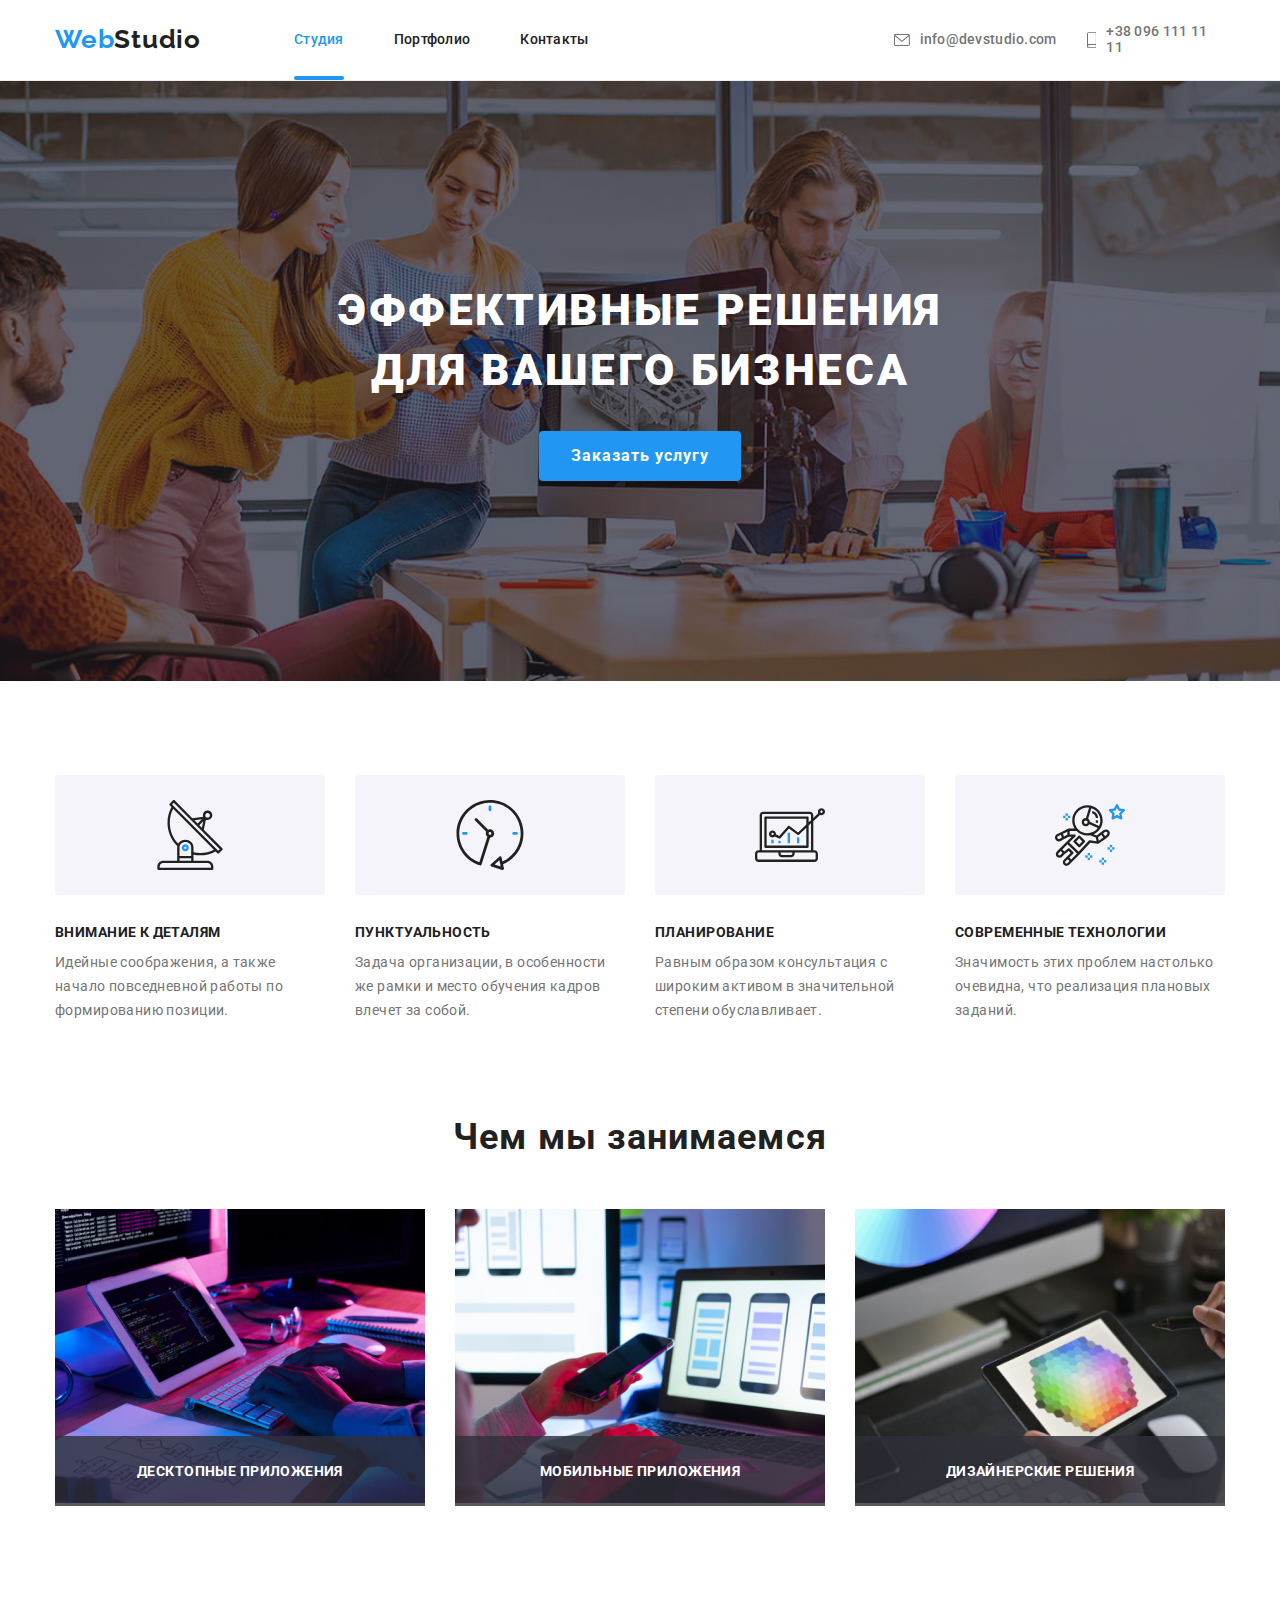
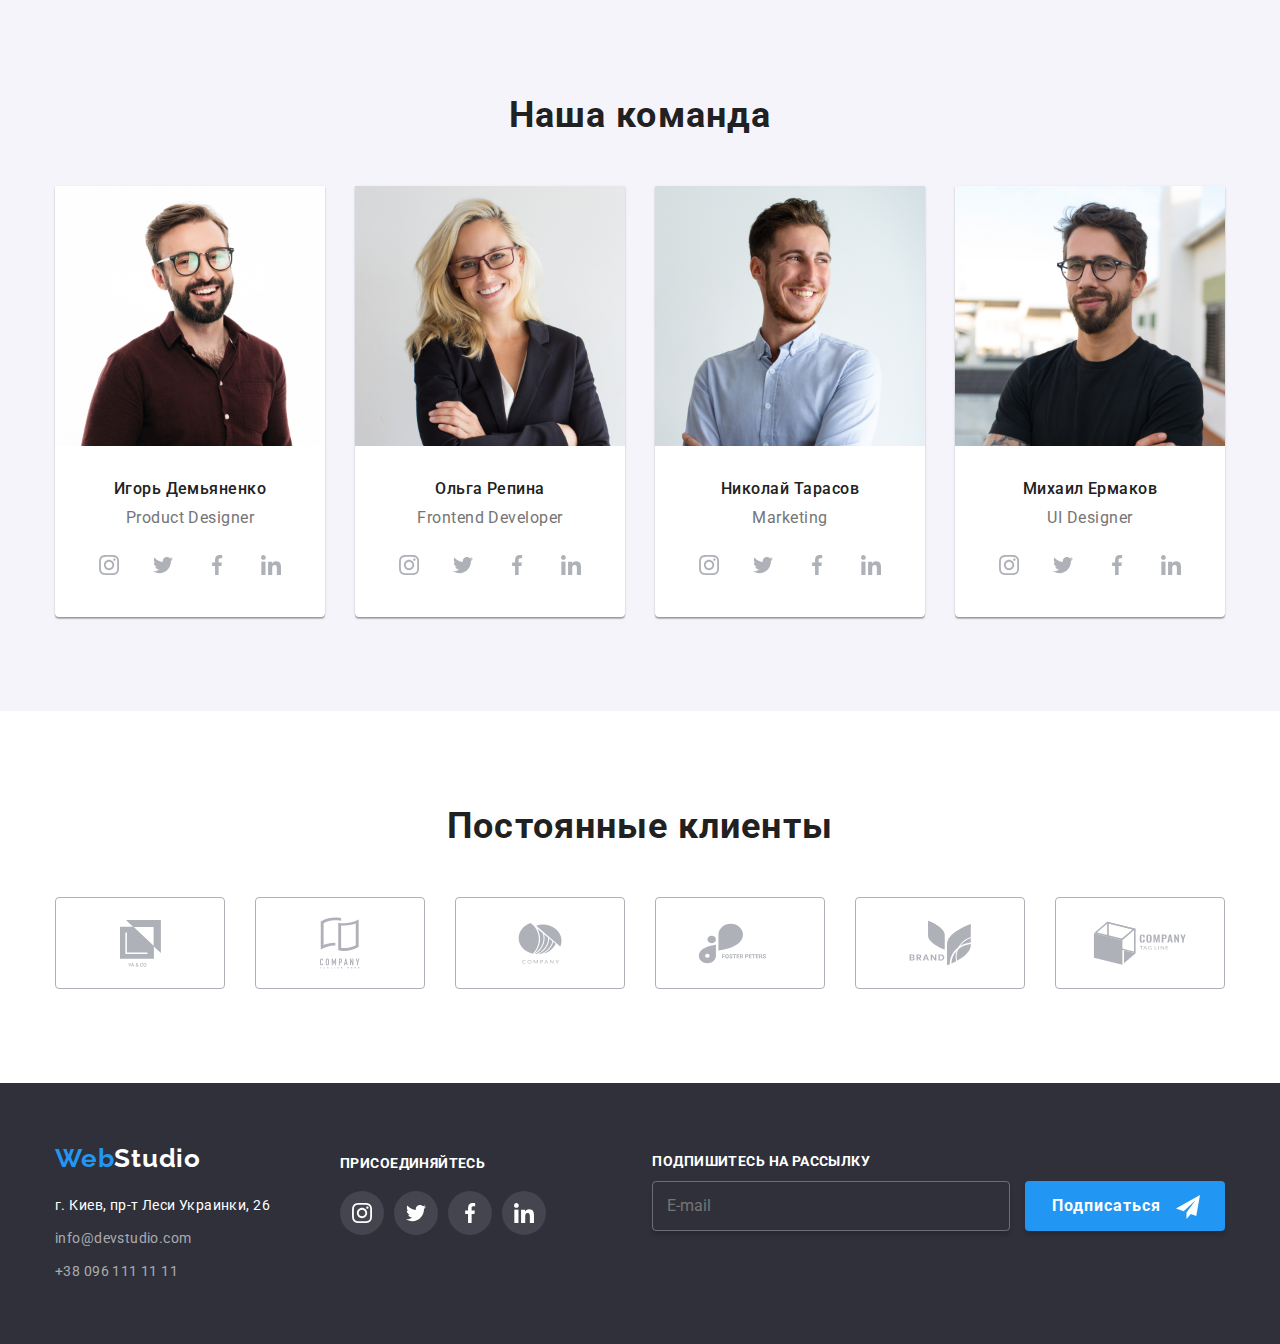
<file: index.html>
<!DOCTYPE html>
<html lang="ru">
  <head>
    <meta charset="UTF-8" />
    <meta http-equiv="X-UA-Compatible" content="IE=edge" />
    <meta name="viewport" content="width=device-width, initial-scale=1.0" />
    <title>Webstudio</title>
    <link
      href="https://fonts.googleapis.com/css2?family=Raleway:wght@700&family=Roboto:wght@400;500;700;900&display=swap"
      rel="stylesheet"
    />
    <link
      rel="stylesheet"
      href="https://cdnjs.cloudflare.com/ajax/libs/modern-normalize/1.1.0/modern-normalize.css"
    />
    <link rel="stylesheet" href="css/styles.css" />
  </head>
  <body class="page">
    <header class="header">
      <div class="container">
        <div class="nav-container">
          <a href="#hero" class="logo" lang="en"
            ><span class="design-logo">Web</span>Studio</a
          >
          <nav class="navigation">
            <ul class="navigation-items list">
              <li class="nav-item">
                <a href="#hero" class="navigation-link current contactinfo"
                  >Студия</a
                >
              </li>
              <li class="nav-item">
                <a href="./portfolio.html" class="navigation-link contactinfo"
                  >Портфолио</a
                >
              </li>
              <li class="nav-item">
                <a href="#contacts" class="navigation-link contactinfo"
                  >Контакты</a
                >
              </li>
            </ul>
          </nav>
          <ul class="contact list">
            <li class="contact-item">
              <a
                href="mailto:info@devstudio.com"
                class="contactmail contactinfo"
              >
                <svg class="contact-icon" width="16px" height="12px">
                  <use href="images/icons.svg#icon-envelope"></use>
                </svg>
                info@devstudio.com</a
              >
            </li>
            <li class="contact-item">
              <a href="tel:+380961111111" class="contactphone contactinfo">
                <svg class="contact-icon" width="10px" height="16px">
                  <use href="images/icons.svg#icon-smartphone"></use>
                </svg>
                +38 096 111 11 11</a
              >
            </li>
          </ul>
        </div>
      </div>
    </header>
    <!--Герой-->
    <main>
      <section class="hero">
        <h1 class="hero-title">Эффективные решения для вашего бизнеса</h1>
        <button type="button" class="btn" data-modal-open>
          Заказать услугу
        </button>
      </section>
      <!--Преимущества-->
      <section class="section benefits">
        <div class="container">
          <h2 hidden>Преимущества</h2>
          <ul class="ourbenefits list">
            <li class="benefits-items">
              <div class="benefits-icon">
                <svg class="antenna-icon" width="70px" height="70px">
                  <use href="images/icons.svg#icon-antenna"></use>
                </svg>
              </div>
              <h3 class="benefits-subtitle">Внимание к деталям</h3>
              <p class="benefits-text">
                Идейные соображения, а также начало повседневной работы по
                формированию позиции.
              </p>
            </li>
            <li class="benefits-items">
              <div class="benefits-icon">
                <svg class="clock-icon" width="70px" height="70px">
                  <use href="./images/icons.svg#icon-clock"></use>
                </svg>
              </div>
              <h3 class="benefits-subtitle">Пунктуальность</h3>
              <p class="benefits-text">
                Задача организации, в особенности же рамки и место обучения
                кадров влечет за собой.
              </p>
            </li>
            <li class="benefits-items">
              <div class="benefits-icon">
                <svg class="diagram-icon" width="70px" height="70px">
                  <use href="./images/icons.svg#icon-diagram"></use>
                </svg>
              </div>
              <h3 class="benefits-subtitle">Планирование</h3>
              <p class="benefits-text">
                Равным образом консультация с широким активом в значительной
                степени обуславливает.
              </p>
            </li>
            <li class="benefits-items">
              <div class="benefits-icon">
                <svg class="astronaut-icon" width="70px" height="70px">
                  <use href="./images/icons.svg#icon-astronaut"></use>
                </svg>
              </div>
              <h3 class="benefits-subtitle">Современные технологии</h3>
              <p class="benefits-text">
                Значимость этих проблем настолько очевидна, что реализация
                плановых заданий.
              </p>
            </li>
          </ul>
        </div>
      </section>
      <!--Чем мы занимаемся-->
      <section class="about-us section">
        <div class="container">
          <h2 class="section-title">Чем мы занимаемся</h2>
          <ul class="aboutusgallery list">
            <li class="about-us-item">
              <img
                src="images/boxone.jpg"
                alt="вёрстка сайта"
                width="370"
                class="about-us-img"
              />
              <div class="about-us-fon">
                <h3 class="about-us-title">Десктопные приложения</h3>
              </div>
            </li>
            <li class="about-us-item">
              <img
                src="images/boxtwo.jpg"
                alt="дизайн"
                width="370"
                class="about-us-img"
              />
              <div class="about-us-fon">
                <h3 class="about-us-title">Мобильные приложения</h3>
              </div>
            </li>
            <li class="about-us-item">
              <img
                src="images/boxthree.jpg"
                alt="внешний вид"
                width="370"
                class="about-us-img"
              />
              <div class="about-us-fon">
                <h3 class="about-us-title">Дизайнерские решения</h3>
              </div>
            </li>
          </ul>
        </div>
      </section>
      <!--Команда-->
      <section class="section team">
        <div class="container">
          <h2 class="team-title">Наша команда</h2>
          <ul class="team-gallery list">
            <li class="team-item">
              <img
                src="images/ИгорьДемьяненко.jpg"
                alt="Игорь Демьяненко"
                width="270"
                height="260"
                class="employee-img"
              />
              <div class="info-team">
                <h3 class="name-employee">Игорь Демьяненко</h3>
                <p class="profession" lang="en">Product Designer</p>
                <ul class="social list">
                  <li class="social-item">
                    <a href="/" class="instagram social-link">
                      <svg
                        class="instagram-icon social-team"
                        width="20"
                        height="20"
                      >
                        <use href="./images/icons.svg#icon-instagram"></use>
                      </svg>
                    </a>
                  </li>
                  <li class="social-item">
                    <a href="/" class="twitter social-link">
                      <svg
                        class="twitter-icon social-team"
                        width="20"
                        height="20"
                      >
                        <use href="./images/icons.svg#icon-twitter"></use>
                      </svg>
                    </a>
                  </li>
                  <li class="social-item">
                    <a href="/" class="facebook social-link">
                      <svg
                        class="facebook-icon social-team"
                        width="20"
                        height="20"
                      >
                        <use href="./images/icons.svg#icon-facebook"></use>
                      </svg>
                    </a>
                  </li>
                  <li class="social-item">
                    <a
                      href="/"
                      class="linkedin social-link"
                      width="20"
                      height="20"
                    >
                      <svg
                        class="linkedin-icon social-team"
                        width="20"
                        height="20"
                      >
                        <use href="./images/icons.svg#icon-linkedin"></use>
                      </svg>
                    </a>
                  </li>
                </ul>
              </div>
            </li>
            <li class="team-item">
              <img
                src="images/ОльгаРепина.jpg"
                alt="Ольга Репина"
                width="270"
                height="260"
                class="employee-img"
              />
              <div class="info-team">
                <h3 class="name-employee">Ольга Репина</h3>
                <p class="profession" lang="en">Frontend Developer</p>
                <ul class="social list">
                  <li class="social-item">
                    <a href="/" class="instagram social-link">
                      <svg
                        class="instagram-icon social-team"
                        width="20"
                        height="20"
                      >
                        <use href="./images/icons.svg#icon-instagram"></use>
                      </svg>
                    </a>
                  </li>
                  <li class="social-item">
                    <a href="/" class="twitter social-link">
                      <svg
                        class="twitter-icon social-team"
                        width="20"
                        height="20"
                      >
                        <use href="./images/icons.svg#icon-twitter"></use>
                      </svg>
                    </a>
                  </li>
                  <li class="social-item">
                    <a href="/" class="facebook social-link">
                      <svg
                        class="facebook-icon social-team"
                        width="20"
                        height="20"
                      >
                        <use href="./images/icons.svg#icon-facebook"></use>
                      </svg>
                    </a>
                  </li>
                  <li class="social-item">
                    <a
                      href="/"
                      class="linkedin social-link"
                      width="20"
                      height="20"
                    >
                      <svg
                        class="linkedin-icon social-team"
                        width="20"
                        height="20"
                      >
                        <use href="./images/icons.svg#icon-linkedin"></use>
                      </svg>
                    </a>
                  </li>
                </ul>
              </div>
            </li>
            <li class="team-item">
              <img
                src="images/НиколайТарасов.jpg"
                alt="Николай Тарасов"
                width="270"
                height="260"
                class="employee-img"
              />
              <div class="info-team">
                <h3 class="name-employee">Николай Тарасов</h3>
                <p class="profession" lang="en">Marketing</p>
                <ul class="social list">
                  <li class="social-item">
                    <a href="/" class="instagram social-link">
                      <svg
                        class="instagram-icon social-team"
                        width="20"
                        height="20"
                      >
                        <use href="./images/icons.svg#icon-instagram"></use>
                      </svg>
                    </a>
                  </li>
                  <li class="social-item">
                    <a href="/" class="twitter social-link">
                      <svg
                        class="twitter-icon social-team"
                        width="20"
                        height="20"
                      >
                        <use href="./images/icons.svg#icon-twitter"></use>
                      </svg>
                    </a>
                  </li>
                  <li class="social-item">
                    <a href="/" class="facebook social-link">
                      <svg
                        class="facebook-icon social-team"
                        width="20"
                        height="20"
                      >
                        <use href="./images/icons.svg#icon-facebook"></use>
                      </svg>
                    </a>
                  </li>
                  <li class="social-item">
                    <a
                      href="/"
                      class="linkedin social-link"
                      width="20"
                      height="20"
                    >
                      <svg
                        class="linkedin-icon social-team"
                        width="20"
                        height="20"
                      >
                        <use href="./images/icons.svg#icon-linkedin"></use>
                      </svg>
                    </a>
                  </li>
                </ul>
              </div>
            </li>
            <li class="team-item">
              <img
                src="images/МихаилЕрмаков.jpg"
                alt="Михаил Ермаков"
                width="270"
                height="260"
                class="employee-img"
              />
              <div class="info-team">
                <h3 class="name-employee">Михаил Ермаков</h3>
                <p class="profession" lang="en">UI Designer</p>
                <ul class="social list">
                  <li class="social-item">
                    <a href="/" class="instagram social-link">
                      <svg
                        class="social-icon social-team"
                        width="20"
                        height="20"
                      >
                        <use href="./images/icons.svg#icon-instagram"></use>
                      </svg>
                    </a>
                  </li>
                  <li class="social-item">
                    <a href="/" class="twitter social-link">
                      <svg
                        class="social-icon social-team"
                        width="20"
                        height="20"
                      >
                        <use href="./images/icons.svg#icon-twitter"></use>
                      </svg>
                    </a>
                  </li>
                  <li class="social-item">
                    <a href="/" class="facebook social-link">
                      <svg
                        class="social-icon social-team"
                        width="20"
                        height="20"
                      >
                        <use href="./images/icons.svg#icon-facebook"></use>
                      </svg>
                    </a>
                  </li>
                  <li class="social-item">
                    <a
                      href="/"
                      class="linkedin social-link"
                      width="20"
                      height="20"
                    >
                      <svg
                        class="social-icon social-team"
                        width="20"
                        height="20"
                      >
                        <use href="./images/icons.svg#icon-linkedin"></use>
                      </svg>
                    </a>
                  </li>
                </ul>
              </div>
            </li>
          </ul>
        </div>
      </section>
      <!--Постоянные клиенты-->

      <section class="clients section">
        <div class="container">
          <h2 class="clients-title">Постоянные клиенты</h2>
          <ul class="clients list">
            <li class="clients-item">
              <a href="/" class="clients-link">
                <svg class="clients-icon" width="41" height="47">
                  <use href="images/icons.svg#icon-client1"></use>
                </svg>
              </a>
            </li>
            <li class="clients-item">
              <a href="/" class="clients-link">
                <svg class="clients-icon" width="40" height="52">
                  <use href="images/icons.svg#icon-client2"></use>
                </svg>
              </a>
            </li>
            <li class="clients-item">
              <a href="/" class="clients-link">
                <svg class="clients-icon" width="44" height="42">
                  <use href="images/icons.svg#icon-client3"></use>
                </svg>
              </a>
            </li>
            <li class="clients-item">
              <a href="/" class="clients-link">
                <svg class="clients-icon" width="85" height="41">
                  <use href="images/icons.svg#icon-client4"></use>
                </svg>
              </a>
            </li>
            <li class="clients-item">
              <a href="/" class="clients-link">
                <svg class="clients-icon" width="63" height="46">
                  <use href="images/icons.svg#icon-client5"></use>
                </svg>
              </a>
            </li>
            <li class="clients-item">
              <a href="/" class="clients-link">
                <svg class="clients-icon" width="94" height="44">
                  <use href="images/icons.svg#icon-client6"></use>
                </svg>
              </a>
            </li>
          </ul>
        </div>
      </section>
    </main>
    <!--Футер-->
    <footer class="footer" id="contacts">
      <div class="footer-box container">
        <div class="contacts-container">
          <div>
            <a href="index.html" class="footer-logo"
              ><span class="design-logo">Web</span>Studio</a
            >

            <address class="address">
              <ul class="address list">
                <li class="address-item">
                  <a
                    href="https://goo.gl/maps/Xapj2XdSEi7QhpYCA"
                    class="addresslink-footer contactinfo"
                    >г. Киев, пр-т Леси Украинки, 26
                  </a>
                </li>
                <li class="address-item">
                  <a
                    href="emailto:info@devstudio.com"
                    class="mail-footer contactinfo"
                    >info@devstudio.com</a
                  >
                </li>
                <li class="address-item">
                  <a href="tel:+380961111111" class="phone-footer contactinfo"
                    >+38 096 111 11 11</a
                  >
                </li>
              </ul>
            </address>
          </div>

          <div class="join-container">
            <p class="join-text">Присоединяйтесь</p>

            <ul class="footer-social list">
              <li class="footer-social-items">
                <a href="/" class="footer-social-link">
                  <svg class="footer-instagram" width="20" height="20">
                    <use href="images/icons.svg#icon-instagram"></use>
                  </svg>
                </a>
              </li>
              <li class="footer-social-items">
                <a href="/" class="footer-social-link">
                  <svg class="footer-twitter" width="20" height="20">
                    <use href="images/icons.svg#icon-twitter"></use>
                  </svg>
                </a>
              </li>
              <li class="footer-social-items">
                <a href="/" class="footer-social-link">
                  <svg class="footer-facebook" width="20" height="20">
                    <use href="images/icons.svg#icon-facebook"></use>
                  </svg>
                </a>
              </li>
              <li class="footer-social-items">
                <a href="/" class="footer-social-link">
                  <svg class="footer-linkedin" width="20" height="20">
                    <use href="images/icons.svg#icon-linkedin"></use>
                  </svg>
                </a>
              </li>
            </ul>
          </div>
        </div>
        <!--Подписка-->
        <div class="input">
          <p class="input-text">Подпишитесь на рассылку</p>
          <form action="" class="form">
            <input type="email" name="mail" placeholder="E-mail" />
            <button class="input-btn" type="submit">
              Подписаться
              <svg class="input-icon" width="24" height="24">
                <use href="./images/icons.svg#icon-icon-send"></use>
              </svg>
            </button>
          </form>
        </div>
      </div>
    </footer>
    <!--Модалка-->
    <div class="backdrop is-hidden" data-modal>
      <div class="modal">
        <h2 class="modal-title">Оставьте свои данные, мы вам перезвоним</h2>
        <form class="form" name="main-form" autocomplete="on">
          <div class="form-field">
            <label class="form-field-label" for="user-name">Имя</label>
            <div class="form-field-inner">
              <input
                class="form-field-input"
                id="user-name"
                type="text"
                name="user-name"
              />
              <svg class="form-field-icon" width="18px" height="18px">
                <use href="images/icons.svg#icon-person"></use>
              </svg>
            </div>
          </div>
          <div class="form-field">
            <label class="form-field-label" for="user-phone">Телефон</label>
            <div class="form-field-inner">
              <input
                class="form-field-input"
                id="user-phone"
                type="tel"
                name="user-phone"
              />
              <svg class="form-field-icon" width="18px" height="18px">
                <use href="images/icons.svg#icon-phone"></use>
              </svg>
            </div>
          </div>
          <div class="form-field">
            <label class="form-field-label" for="user-email">Почта</label>
            <div class="form-field-inner">
              <input
                class="form-field-input"
                id="user-email"
                type="email"
                name="user-email"
              />
              <svg class="form-field-icon" width="18px" height="18px">
                <use href="images/icons.svg#icon-email"></use>
              </svg>
            </div>
          </div>
          <div class="form-field">
            <label class="form-field-label" for="user-comment"
              >Комментарий</label
            >
            <div class="form-field-inner">
              <textarea
                class="form-field-input form-field-textarea"
                name="user-comment"
                id="user-comment"
                placeholder="Введите текст"
              ></textarea>
            </div>
          </div>
          <div class="form-field-check">
            <label class="check">
              <input class="checkbox-input" type="checkbox" name="checkbox" />
              <span class="check-box"> </span>
              <span class="check-text"
                >Соглашаюсь с рассылкой и принимаю &nbsp;
              </span>
              <a class="check-link" href="/Условия договора.md"
                >Условия договора</a
              >
            </label>
          </div>
          <button class="form-field-button" type="submit">Отправить</button>
        </form>

        <button class="close-modal" data-modal-close>
          <svg class="close-modal-svg" width="30" height="30">
            <use href="./images/icons.svg#icon-close "></use>
          </svg>
        </button>
      </div>
    </div>
    <script src="./modal.js"></script>
  </body>
</html>
</file>
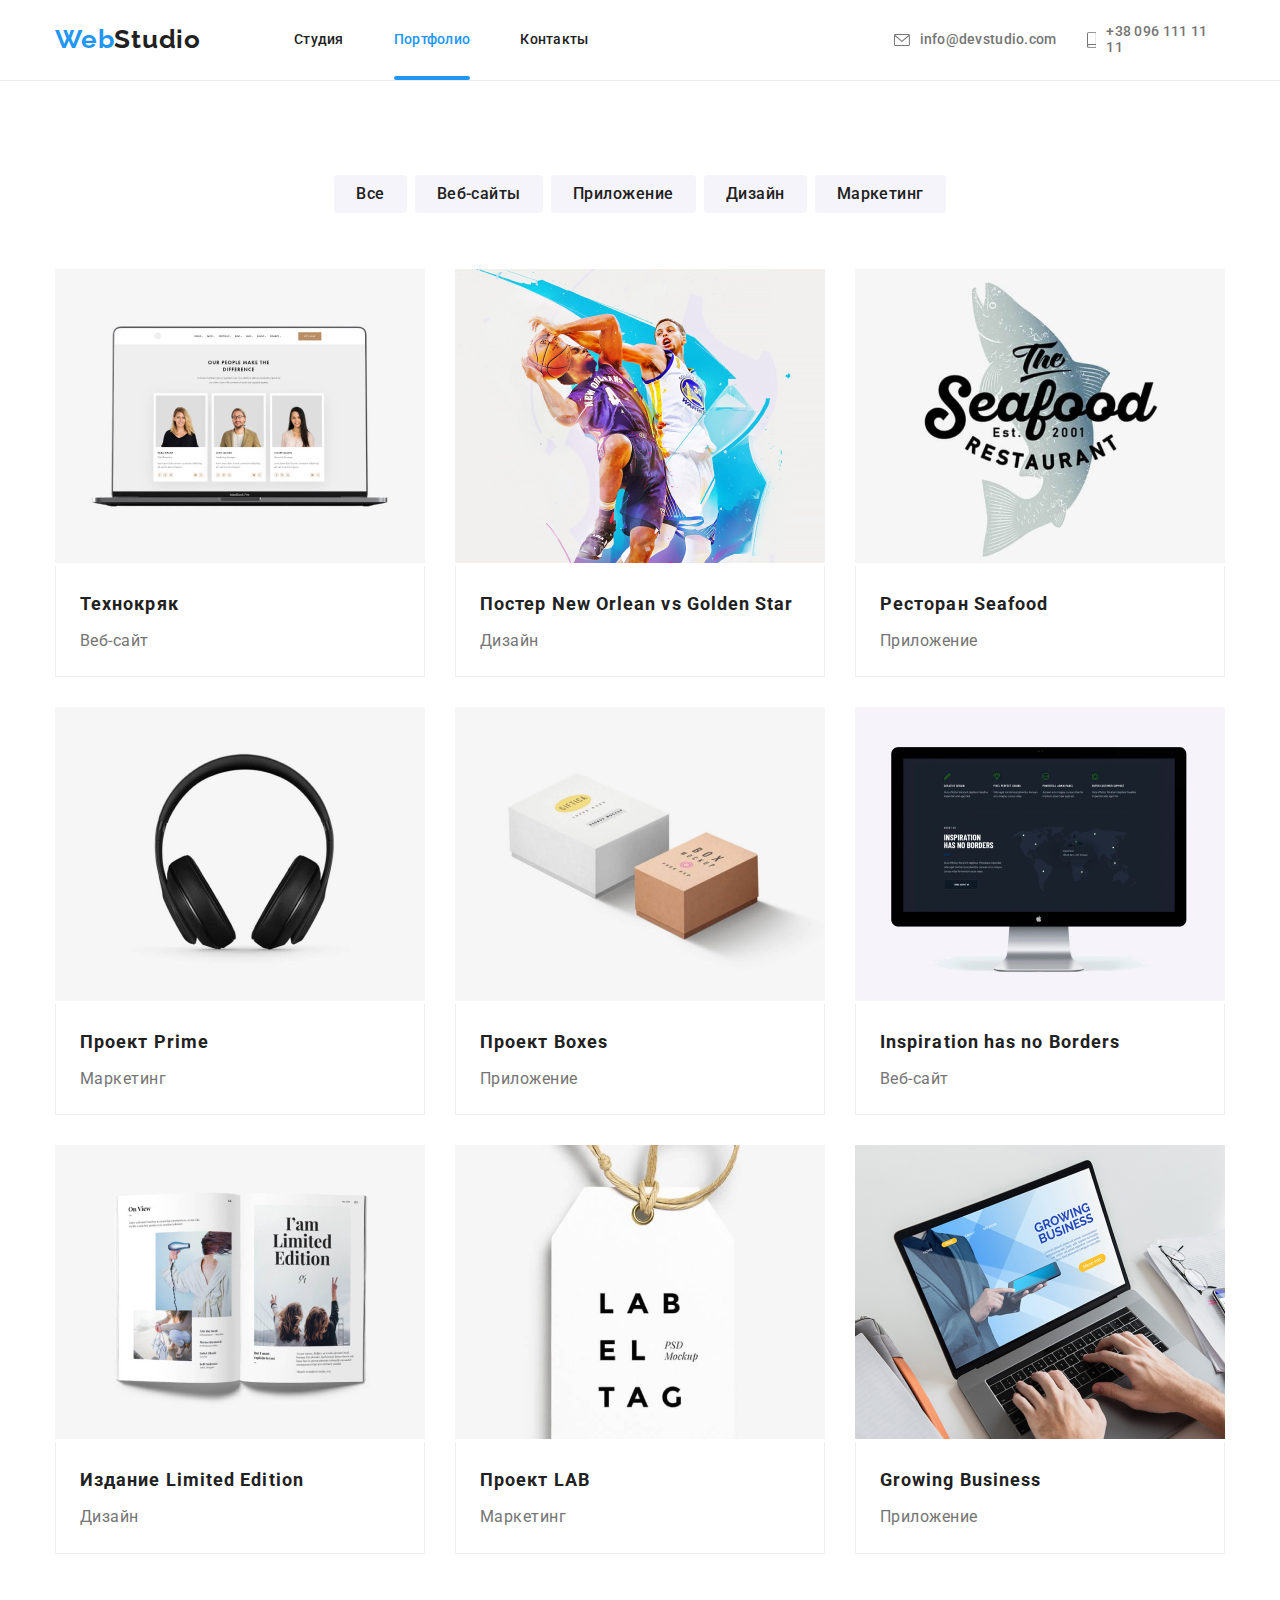
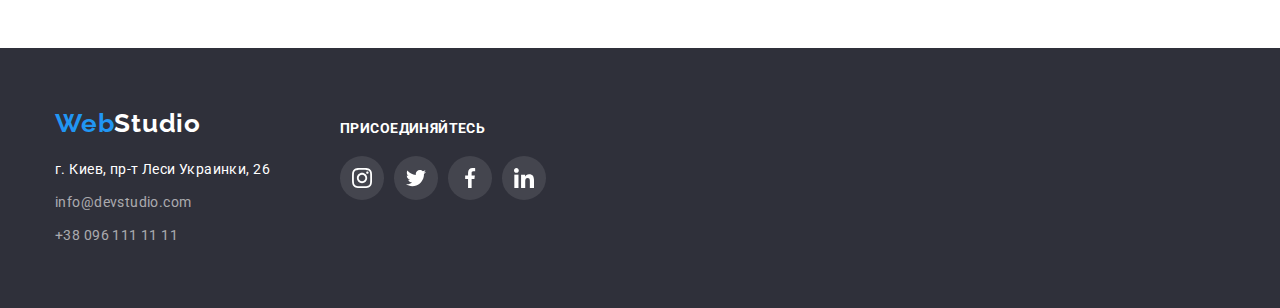
<file: portfolio.html>
<!DOCTYPE html>
<html lang="ru">
  <head>
    <meta charset="UTF-8" />
    <meta http-equiv="X-UA-Compatible" content="IE=edge" />
    <meta name="viewport" content="width=device-width, initial-scale=1.0" />
    <title>portfolio</title>
    <link
      href="https://fonts.googleapis.com/css2?family=Raleway:wght@700&family=Roboto:wght@400;500;700;900&display=swap"
      rel="stylesheet"
    />
    <link
      rel="stylesheet"
      href="https://cdnjs.cloudflare.com/ajax/libs/modern-normalize/1.1.0/modern-normalize.css"
    />
    <link
      rel="stylesheet"
      href="https://cdnjs.cloudflare.com/ajax/libs/modern-normalize/1.1.0/modern-normalize.css"
    />
    <link rel="stylesheet" href="css/styles.css" />
  </head>
  <body class="pageportfolio">
    <!--Шапка сайта-->
    <header class="header">
      <div class="container">
        <div class="nav-container">
          <a href="/index.html" class="logo"
            ><span class="design-logo">Web</span>Studio</a
          >
          <nav class="navigation">
            <ul class="navigation-items list">
              <li class="nav-item">
                <a href="./index.html" class="navigation-link contactinfo"
                  >Студия</a
                >
              </li>
              <li class="nav-item">
                <a
                  href="./portfolio.html"
                  class="navigation-link current contactinfo"
                  >Портфолио</a
                >
              </li>
              <li class="nav-item">
                <a href="#contacts" class="navigation-link contactinfo"
                  >Контакты</a
                >
              </li>
            </ul>
          </nav>
          <ul class="contact list">
            <li class="contact-item">
              <a
                href="mailto:info@devstudio.com"
                class="contactmail contactinfo"
                ><svg class="contact-icon" width="16px" height="12px">
                  <use href="images/icons.svg#icon-envelope"></use>
                </svg>
                info@devstudio.com</a
              >
            </li>
            <li class="contact-item">
              <a href="tel:+380961111111" class="contactphone contactinfo"
                ><svg class="contact-icon" width="10px" height="16px">
                  <use href="images/icons.svg#icon-smartphone"></use>
                </svg>
                +38 096 111 11 11</a
              >
            </li>
          </ul>
        </div>
      </div>
    </header>

    <!--Герой-->

    <main>
      <section class="porfolio-main section">
        <div class="container">
          <h1 hidden>Портфолио</h1>
          <ul class="filter-button list">
            <li class="button-item">
              <button class="button-portfolio" type="button">Все</button>
            </li>
            <li class="button-item">
              <button class="button-portfolio" type="button">Веб-сайты</button>
            </li>
            <li class="button-item">
              <button class="button-portfolio" type="button">Приложение</button>
            </li>
            <li class="button-item">
              <button class="button-portfolio" type="button">Дизайн</button>
            </li>
            <li class="button-item">
              <button class="button-portfolio" type="button">Маркетинг</button>
            </li>
          </ul>
          <div class="gallery-projects">
            <ul class="items-projects list">
              <li class="projectcontainer">
                <div class="image-portfolio">
                  <img
                    src="./images/Технокряк.jpg"
                    alt="project website"
                    class="projects-img"
                    width="370"
                  />

                  <div class="project-overlay">
                    <p class="project-overlay-text">
                      Ресурс предлагает комплексные предложения с разным уровнем
                      функционала и сервисов. Все это позволит посетителю
                      получить исчерпывающие сведения о компании или частном
                      лице.
                    </p>
                  </div>
                </div>
                <div class="info-cards">
                  <h2 class="project-subtitle">Технокряк</h2>
                  <p class="project-text">Веб-сайт</p>
                </div>
              </li>
              <li class="projectcontainer">
                <div class="image-portfolio">
                  <img
                    src="./images/постерновыйорлеан.jpg"
                    alt="project website"
                    class="projects-img"
                    width="370"
                  />

                  <div class="project-overlay">
                    <p class="project-overlay-text">
                      Ресурс предлагает комплексные предложения с разным уровнем
                      функционала и сервисов. Все это позволит посетителю
                      получить исчерпывающие сведения о компании или частном
                      лице.
                    </p>
                  </div>
                </div>
                <div class="info-cards">
                  <h2 class="project-subtitle">
                    Постер <span lang="en">New Orlean vs Golden Star</span>
                  </h2>
                  <p class="project-text">Дизайн</p>
                </div>
              </li>
              <li class="projectcontainer">
                <div class="image-portfolio">
                  <img
                    src="./images/ресторансиафуд.jpg"
                    alt="project website"
                    class="projects-img"
                    width="370"
                  />

                  <div class="project-overlay">
                    <p class="project-overlay-text">
                      Ресурс предлагает комплексные предложения с разным уровнем
                      функционала и сервисов. Все это позволит посетителю
                      получить исчерпывающие сведения о компании или частном
                      лице.
                    </p>
                  </div>
                </div>
                <div class="info-cards">
                  <h2 class="project-subtitle">
                    Ресторан <span lang="en">Seafood</span>
                  </h2>
                  <p class="project-text">Приложение</p>
                </div>
              </li>
              <li class="projectcontainer">
                <div class="image-portfolio">
                  <img
                    src="./images/проэктпрайм.jpg"
                    alt="project website"
                    class="projects-img"
                    width="370"
                  />

                  <div class="project-overlay">
                    <p class="project-overlay-text">
                      Ресурс предлагает комплексные предложения с разным уровнем
                      функционала и сервисов. Все это позволит посетителю
                      получить исчерпывающие сведения о компании или частном
                      лице.
                    </p>
                  </div>
                </div>
                <div class="info-cards">
                  <h2 class="project-subtitle">
                    Проект <span lang="en">Prime</span>
                  </h2>
                  <p class="project-text">Маркетинг</p>
                </div>
              </li>
              <li class="projectcontainer">
                <div class="image-portfolio">
                  <img
                    src="./images/проэктбокс.jpg"
                    alt="project website"
                    class="projects-img"
                    width="370"
                  />

                  <div class="project-overlay">
                    <p class="project-overlay-text">
                      Ресурс предлагает комплексные предложения с разным уровнем
                      функционала и сервисов. Все это позволит посетителю
                      получить исчерпывающие сведения о компании или частном
                      лице.
                    </p>
                  </div>
                </div>
                <div class="info-cards">
                  <h2 class="project-subtitle">
                    Проект <span lang="en">Boxes</span>
                  </h2>
                  <p class="project-text">Приложение</p>
                </div>
              </li>
              <li class="projectcontainer">
                <div class="image-portfolio">
                  <img
                    src="./images/вдохновениенеимеетграниц.jpg"
                    alt="project website"
                    class="projects-img"
                    width="370"
                  />

                  <div class="project-overlay">
                    <p class="project-overlay-text">
                      Ресурс предлагает комплексные предложения с разным уровнем
                      функционала и сервисов. Все это позволит посетителю
                      получить исчерпывающие сведения о компании или частном
                      лице.
                    </p>
                  </div>
                </div>
                <div class="info-cards">
                  <h2 class="project-subtitle" lang="en">
                    Inspiration has no Borders
                  </h2>
                  <p class="project-text">Веб-сайт</p>
                </div>
              </li>
              <li class="projectcontainer">
                <div class="image-portfolio">
                  <img
                    src="./images/лимитированоеиздание.jpg"
                    alt="project website"
                    class="projects-img"
                    width="370"
                  />

                  <div class="project-overlay">
                    <p class="project-overlay-text">
                      Ресурс предлагает комплексные предложения с разным уровнем
                      функционала и сервисов. Все это позволит посетителю
                      получить исчерпывающие сведения о компании или частном
                      лице.
                    </p>
                  </div>
                </div>
                <div class="info-cards">
                  <h2 class="project-subtitle">
                    Издание <span lang="en">Limited Edition</span>
                  </h2>
                  <p class="project-text">Дизайн</p>
                </div>
              </li>
              <li class="projectcontainer">
                <div class="image-portfolio">
                  <img
                    src="./images/проэктлаб.jpg"
                    alt="project website"
                    class="projects-img"
                    width="370"
                  />

                  <div class="project-overlay">
                    <p class="project-overlay-text">
                      Ресурс предлагает комплексные предложения с разным уровнем
                      функционала и сервисов. Все это позволит посетителю
                      получить исчерпывающие сведения о компании или частном
                      лице.
                    </p>
                  </div>
                </div>
                <div class="info-cards">
                  <h2 class="project-subtitle">
                    Проект <span lang="en">LAB</span>
                  </h2>
                  <p class="project-text">Маркетинг</p>
                </div>
              </li>
              <li class="projectcontainer">
                <div class="image-portfolio">
                  <img
                    src="./images/растущийбизнес.jpg"
                    alt="project website"
                    class="projects-img"
                    width="370"
                  />

                  <div class="project-overlay">
                    <p class="project-overlay-text">
                      Ресурс предлагает комплексные предложения с разным уровнем
                      функционала и сервисов. Все это позволит посетителю
                      получить исчерпывающие сведения о компании или частном
                      лице.
                    </p>
                  </div>
                </div>
                <div class="info-cards">
                  <h2 class="project-subtitle" lang="en">Growing Business</h2>
                  <p class="project-text">Приложение</p>
                </div>
              </li>
            </ul>
          </div>
        </div>
      </section>
    </main>
    <!--Подвал-->
    <footer class="footer" id="contacts">
      <div class="footer-box container">
        <div class="contacts-container">
          <div>
            <a href="index.html" class="footer-logo"
              ><span class="design-logo">Web</span>Studio</a
            >

            <address class="address">
              <ul class="address list">
                <li class="address-item">
                  <a
                    href="https://goo.gl/maps/Xapj2XdSEi7QhpYCA"
                    class="addresslink-footer contactinfo"
                    >г. Киев, пр-т Леси Украинки, 26
                  </a>
                </li>
                <li class="address-item">
                  <a
                    href="emailto:info@devstudio.com"
                    class="mail-footer contactinfo"
                    >info@devstudio.com</a
                  >
                </li>
                <li class="address-item">
                  <a href="tel:+380961111111" class="phone-footer contactinfo"
                    >+38 096 111 11 11</a
                  >
                </li>
              </ul>
            </address>
          </div>

          <div class="join-container">
            <p class="join-text">Присоединяйтесь</p>

            <ul class="footer-social list">
              <li class="footer-social-items">
                <a href="/" class="footer-social-link">
                  <svg class="footer-icon" width="20" height="20">
                    <use href="images/icons.svg#icon-instagram"></use>
                  </svg>
                </a>
              </li>
              <li class="footer-social-items">
                <a href="/" class="footer-social-link">
                  <svg class="footer-icon" width="20" height="20">
                    <use href="images/icons.svg#icon-twitter"></use>
                  </svg>
                </a>
              </li>
              <li class="footer-social-items">
                <a href="/" class="footer-social-link">
                  <svg class="footer-icon" width="20" height="20">
                    <use href="images/icons.svg#icon-facebook"></use>
                  </svg>
                </a>
              </li>
              <li class="footer-social-items">
                <a href="/" class="footer-social-link">
                  <svg class="footer-icon" width="20" height="20">
                    <use href="images/icons.svg#icon-linkedin"></use>
                  </svg>
                </a>
              </li>
            </ul>
          </div>
        </div>
      </div>
    </footer>
  </body>
</html>
</file>
<file: css/styles.css>
:root {
  --primary-text-color: #212121;
  --secondary-text-color: #757575;
  --mainwhite-color: #ffffff;
  --color-text-footer: rgba(255, 255, 255, 0.6);
  --accent-color: #2196f3;
  --hover-color: #188ce8;
  --primary-bg-color: #e5e5e5;
  --secondary-bg-color: #f5f4fa;
  --hero-bg-color: #2f303a;
  --icon-color: #afb1b8;
}
body {
  font-family: "Roboto", sans-serif;
  font-size: 14px;
  color: var(--primary-text-color);
  background-color: var(--mainwhite-color);
  margin: 0%;
}

.list {
  list-style: none;
}
button {
  border: 0;
}
h1,
h2,
h3,
h4,
h5,
h6,
p,
ul {
  margin: 0;
  padding: 0;
}
.container {
  width: 1200px;
  margin: 0 auto;
  padding-left: 15px;
  padding-right: 15px;
}
.section {
  padding-top: 94px;
  padding-bottom: 94px;
}
/*--Шапка страници--*/

.logo {
  font-family: "Raleway", sans-serif;
  font-style: normal;
  font-weight: 700;
  font-size: 26px;
  line-height: 1, 19;
  letter-spacing: 0.03em;
  color: var(--primary-text-color);
  text-decoration: none;
  padding-bottom: 25px;
  padding-top: 24px;
}

.design-logo {
  color: var(--accent-color);
}
/*--Навигация--*/

.container > .nav-container {
  display: flex;
  align-items: center;
}
.navigation {
  margin-left: 93px;
}
.navigation-link {
  text-decoration: none;
  font-weight: 500;
  line-height: 1.14;
  letter-spacing: 0.02em;
  color: var(--primary-text-color);
  padding-top: 32px;
  padding-bottom: 32px;
}
.navigation-items {
  display: flex;
}
.nav-item:not(:last-child) {
  margin-right: 50px;
}

.navigation-link.current {
  position: relative;
  color: var(--accent-color);
}

.navigation-link.current::before {
  position: absolute;
  left: 0;
  bottom: 0;
  content: "";
  background-color: var(--accent-color);
  width: 100%;
  height: 4px;
  border-radius: 2px;
}
.contact {
  display: flex;
  margin-left: 305px;
}
.contactinfo {
  display: inline-flex;
  align-items: center;
  transition-property: color;
  transition-duration: 250ms;
  transition-timing-function: cubic-bezier(0.4, 0, 0.2, 1);
}
.contact-icon {
  margin-right: 10px;
  fill: currentColor;
}

.contact-item {
  display: flex;
}

.contact > .contact-item:not(:last-child) {
  margin-right: 30px;
}

.contactinfo:hover,
.contactinfo:focus {
  color: var(--accent-color);
}

.contactphone,
.contactmail {
  text-decoration: none;
  font-weight: 500;
  line-height: 1.14;
  letter-spacing: 0.02em;
  color: var(--secondary-text-color);
}
.header {
  border-bottom: 1px solid #ececec;
}
/*----Герой----*/

.hero {
  background-image: linear-gradient(
      90deg,
      rgba(47, 48, 58, 0.4) 0%,
      rgba(47, 48, 58, 0.4) 100%
    ),
    url("../images/HeroBackgroundimg.jpg");
  padding-top: 200px;
  padding-bottom: 200px;
  background-repeat: no-repeat;
  background-position: center;
}
.hero-title {
  color: var(--mainwhite-color);
  font-weight: 900;
  font-size: 44px;
  line-height: 1.36;
  text-align: center;
  letter-spacing: 0.06em;
  text-transform: uppercase;
  margin-bottom: 30px;
  margin-left: auto;
  margin-right: auto;
  width: 696px;
}
.btn {
  background-color: var(--accent-color);
  color: var(--mainwhite-color);
  border: 0px;
  box-shadow: 0px 4px 4px rgba(0, 0, 0, 0.15);
  border-radius: 4px;
  font-weight: 700;
  font-size: 16px;
  line-height: 1.88;
  display: flex;
  align-items: center;
  text-align: center;
  letter-spacing: 0.06em;
  padding: 10px 32px;
  margin: 0 auto;

  transition-property: background-color;
  transition-duration: 250ms;
  transition-timing-function: cubic-bezier(0.4, 0, 0.2, 1);
}

.btn {
  cursor: pointer;
}
.btn:hover,
.btn:focus {
  background-color: #188ce8;
}

/*--Преимущества--*/

.benefits-subtitle {
  color: var(--primary-text-color);
  font-weight: 700;
  line-height: 1.14;
  font-size: 14px;
  letter-spacing: 0.03em;
  text-transform: uppercase;
  margin-bottom: 10px;
}
.benefits-text {
  color: var(--secondary-text-color);
  line-height: 1.71;
  letter-spacing: 0.03em;
}
.benefits-items {
  flex-basis: calc(100% / 3 - 30px);
}
.benefits-items:not(:first-child) {
  margin-left: 30px;
}
.section-title {
  font-weight: 700;
  font-size: 36px;
  line-height: 1.17;
  text-align: center;
  letter-spacing: 0.03em;
  margin-bottom: 50px;
}
.aboutusgallery,
.ourbenefits {
  display: flex;
  justify-content: center;
}
.benefits-icon {
  display: flex;
  justify-content: center;
  align-items: center;
  background-color: var(--secondary-bg-color);
  max-width: 270px;
  height: 120px;
  margin-bottom: 30px;
  border-radius: 4px;
}

/* --Чем мы занимаемся-- */
.about-us {
  padding-top: 0;
}
.about-us-item:not(:first-child) {
  margin-left: 30px;
}
.about-us-item {
  position: relative;
}
.about-us-fon {
  position: absolute;
  left: 0%;
  bottom: 0%;
  width: 100%;
  height: 70px;
  background-color: rgba(47, 48, 58, 0.8);
}
.about-us-title {
  font-family: "Roboto";
  font-weight: 700;
  font-size: 14px;
  line-height: 16px;
  text-align: center;
  letter-spacing: 0.03em;
  text-transform: uppercase;
  color: var(--mainwhite-color);
  margin-top: 27px;
}

/*--Наша команда--*/

.team {
  background-color: var(--secondary-bg-color);
  background-size: cover;
}
.name-employee {
  font-weight: 500;
  font-size: 16px;
  line-height: 1.19;
  letter-spacing: 0.03em;
  text-align: center;
  margin-bottom: 10px;
}
.profession {
  color: var(--secondary-text-color);
  font-size: 16px;
  line-height: 1.19;
  letter-spacing: 0.03em;
  text-align: center;
}
.team-gallery {
  display: flex;
  justify-content: center;
}
.team-item {
  flex-basis: calc(100% / 4 - 30px);
  background-color: var(--mainwhite-color);
  box-shadow: 0px 1px 3px rgba(0, 0, 0, 0.12), 0px 1px 1px rgba(0, 0, 0, 0.14),
    0px 2px 1px rgba(0, 0, 0, 0.2);
  border-radius: 0px 0px 4px 4px;
}
.team-item:not(:first-child) {
  margin-left: 30px;
}
.team-title {
  font-weight: 700;
  font-size: 36px;
  line-height: 1.17;
  text-align: center;
  letter-spacing: 0.03em;
  margin-bottom: 50px;
}
.info-team {
  padding-top: 30px;
  padding-bottom: 30px;
}
.social {
  display: flex;
  justify-content: center;
  margin-top: 16px;
}

.social-item:not(:first-child) {
  margin-left: 10px;
}

.social-link {
  display: flex;
  align-items: center;
  justify-content: center;
  width: 44px;
  height: 44px;
  border-radius: 50%;
  background-color: var(--mainwhite-color);
  transition-property: background-color;
  transition-duration: 250ms;
  transition-timing-function: cubic-bezier(0.4, 0, 0.2, 1);
}

.social-link:hover,
.social-link:focus {
  background-color: var(--accent-color);
}
.social-team {
  fill: var(--icon-color);
  transition-property: fill;
  transition-duration: 250ms;
  transition-timing-function: cubic-bezier(0.4, 0, 0.2, 1);
}
.social-link:hover .social-team,
.social-link:focus .social-team {
  fill: var(--mainwhite-color);
}

/* Clients */

.clients-title {
  font-weight: 700;
  font-size: 36px;
  line-height: 1.17;
  text-align: center;
  letter-spacing: 0.03em;
  margin-bottom: 50px;
}
.container > .clients {
  display: flex;
  justify-content: center;
}

.clients-link {
  color: var(--icon-color);
  border: 1px solid #afb1b8;
  border-radius: 4px;
  width: 170px;
  height: 92px;
  display: flex;
  align-items: center;
  justify-content: center;
  fill: var(--icon-color);
  transition-property: fill, border;
  transition-duration: 250ms;
  transition-timing-function: cubic-bezier(0.4, 0, 0.2, 1);
}
.clients-link:hover,
.clients-link:focus {
  border-color: var(--accent-color);
  fill: var(--accent-color);
}

.clients-item:not(:first-child) {
  margin-left: 30px;
}
.client-icon:hover {
  fill: currentColor;
}
/*--Футер--*/

.footer {
  background-color: var(--hero-bg-color);
  background-position: center;
  background-size: cover;
  padding-top: 60px;
  padding-bottom: 60px;
}
.addresslink-footer {
  color: var(--mainwhite-color);
  line-height: 1.714;
  letter-spacing: 0.03em;
  text-decoration: none;
}
.mail-footer,
.phone-footer {
  color: var(--color-text-footer);
  line-height: 1.714;
  letter-spacing: 0.03em;
  text-decoration: none;
}
address {
  font-style: normal;
}
.footer-logo {
  font-weight: 700;
  font-family: "Raleway", sans-serif;
  font-size: 26px;
  line-height: 1.19;
  letter-spacing: 0.03em;
  color: var(--mainwhite-color);
  text-decoration: none;
}

.address-item:not(:last-child) {
  margin-bottom: 9px;
}
.address-item:first-child {
  margin-top: 20px;
}
.footer-box {
  display: flex;
}
.footer-social {
  display: flex;
}
.contacts-container {
  display: flex;
}
.join-text {
  margin-bottom: 20px;
  font-family: "Roboto";
  font-style: normal;
  font-weight: 700;
  font-size: 14px;
  line-height: 16px;
  letter-spacing: 0.03em;
  text-transform: uppercase;
  color: var(--mainwhite-color);
}
.join-container {
  padding-top: 12px;
  margin-left: 70px;
  margin-right: 93px;
}

.footer-social-link {
  display: flex;
  align-items: center;
  justify-content: center;
  width: 44px;
  height: 44px;
  background-color: rgba(255, 255, 255, 0.1);
  border-radius: 50%;
  fill: #ffffff;
  transition-property: fill, background-color;
  transition-duration: 250ms;
  transition-timing-function: cubic-bezier(0.4, 0, 0.2, 1);
}
.footer-social-link:hover,
.footer-social-link:focus {
  background-color: var(--accent-color);
  fill: var(--mainwhite-color);
}

.footer-social-items:not(:first-child) {
  margin-left: 10px;
}

/*Портфолио*/
.button-portfolio {
  background-color: var(--secondary-bg-color);
  color: var(--primary-text-color);
  border-radius: 4px;
  font-weight: 500;
  font-size: 16px;
  line-height: 1.63;
  text-align: center;
  letter-spacing: 0.03em;
  border: 0px;
  padding: 6px 22px;

  transition-property: background-color, box-shadow, color;
  transition-duration: 250ms;
  transition-timing-function: cubic-bezier(0.4, 0, 0.2, 1);
}
.button-portfolio:hover,
.button-portfolio:focus {
  background-color: var(--accent-color);
  color: var(--mainwhite-color);
  box-shadow: 0px 3px 1px rgba(0, 0, 0, 0.1), 0px 1px 2px rgba(0, 0, 0, 0.08),
    0px 2px 2px rgba(0, 0, 0, 0.12);
}
.filter-button {
  display: flex;
  justify-content: center;
  margin-bottom: 56px;
}
.button-item:not(:first-child) {
  margin-left: 8px;
}
.gallery-projects {
}
.items-projects {
  display: flex;
  flex-wrap: wrap;
  justify-content: center;
  margin-top: -30px;
  margin-left: -30px;
}
.projectcontainer {
  position: relative;
  flex-basis: calc(100% / 3 - 30px);
  margin-left: 30px;
  margin-top: 30px;
  overflow: hidden;
}

.image-portfolio {
  position: relative;
  overflow: hidden;
}
.project-overlay {
  display: inline-block;
  position: absolute;
  top: 0;
  left: 0;
  width: 100%;
  height: 100%;
  background-color: rgba(33, 150, 243, 0.9);

  transform: translateY(100%);

  transition: transform 250ms cubic-bezier(0.4, 0, 0.2, 1);
}
.project-overlay-text {
  position: absolute;
  width: 332px;
  height: 168px;
  margin: 63px 24px;

  font-weight: 400;
  font-size: 18px;
  line-height: 28px;
  letter-spacing: 0.03em;
  color: var(--mainwhite-color);
}

.projectcontainer:hover .project-overlay,
.projectcontainer:focus .project-overlay {
  box-shadow: 0px 1px 1px rgba(0, 0, 0, 0.12),
    0px 4px 4px rgba(15, 12, 12, 0.06), 1px 4px 6px rgba(0, 0, 0, 0.16);

  transform: translateY(0%);
}
.portfolio-main {
  background-color: var(--primary-bg-color);
  background-position: center;
}
.project-subtitle {
  color: var(--primary-text-color);
  font-weight: 700;
  font-size: 18px;
  line-height: 2;
  letter-spacing: 0.06em;
  margin-bottom: 4px;
}
.project-text {
  color: var(--secondary-text-color);
  font-size: 16px;
  line-height: 1.88;
  letter-spacing: 0.03em;
}
.info-cards {
  border-bottom: 1px solid #eeeeee;
  border-left: 1px solid #eeeeee;
  border-right: 1px solid #eeeeee;
  padding: 20px 24px;
}
.link-portfolio {
  text-decoration: none;
}
/*--Подписка--*/

.input {
  margin-left: auto;
}

.input-text {
  margin-top: 10px;
  margin-bottom: 12px;
  font-family: "Roboto";
  font-weight: 700;
  font-size: 14px;
  line-height: 16px;
  letter-spacing: 0.03em;
  color: var(--mainwhite-color);
  text-transform: uppercase;
}

.input input[type="email"] {
  padding: 14px 14px;
  width: 358px;
  font-size: 16px;
  line-height: 1.25;
  color: rgba(255, 255, 255, 0.6);

  background-color: transparent;
  border: 1px solid rgba(255, 255, 255, 0.3);
  box-shadow: 0px 4px 4px rgba(0, 0, 0, 0.15);
  border-radius: 4px;
}

.input-btn {
  margin-left: 12px;
  padding: 10px 25px 10px 27px;
  font-weight: 700;
  font-size: 16px;
  line-height: 1.88;
  letter-spacing: 0.06em;
  color: var(--mainwhite-color);

  background-color: var(--accent-color);
  box-shadow: 0px 4px 4px rgba(0, 0, 0, 0.15);
  border: none;
  border-radius: 4px;
}

.input-icon {
  margin-left: 10px;
  vertical-align: middle;
}
.input-btn:hover,
.input-btn:focus {
  background-color: var(--hover-color);
}
/*Form-field*/
.form-field {
  margin-left: 40px;
}
.form-field-label {
  display: block;
  margin-top: 10px;
  margin-bottom: 4px;
  font-family: "Roboto";
  font-style: normal;
  font-weight: 400;
  font-size: 12px;
  line-height: 14px;
  letter-spacing: 0.01em;
  color: var(--secondary-text-color);
}
.form-field-input {
  padding-left: 42px;
  width: 448px;
  height: 40px;
  border: 1px solid rgba(33, 33, 33, 0.2);
  border-radius: 4px;
}
.form-field-input:focus {
  border: 1px solid var(--accent-color);
  outline: none;
}
.form-field-input:focus + .form-field-icon {
  fill: var(--accent-color);
}
.form-field-inner {
  position: relative;
}
.form-field-icon {
  position: absolute;
  top: 50%;
  left: 15px;
  transform: translateY(-50%);
  fill: var(--primary-text-color);
}
.form-field-textarea {
  height: 120px;
  resize: none;
  padding: 12px 16px;
}
.form-field-check {
  margin-top: 20px;

  margin-left: 54px;
}
.check {
  padding-left: 24px;
  display: flex;
  align-items: center;
}
.checkbox-input {
  position: absolute;
  -webkit-appearance: none;
  -moz-appearance: none;
  appearance: none;
}
.check-box {
  position: absolute;
  width: 16px;
  height: 15px;
  margin-left: -24px;
  background-image: url(../images/Checkbox.svg);
  border-radius: 2px;
}
.check-text {
  justify-content: center;
  font-family: "Roboto";
  font-style: normal;
  font-weight: 400;
  font-size: 14px;
  line-height: 24px;
  letter-spacing: 0.03em;
  color: #757575;
}
.check-link {
  color: var(--accent-color);
}
.checkbox-input:checked + .check-box {
  background-image: url(../images/checkbox-check.svg);
}
.checkbox-input:focus + .check-box {
  background-image: url(../images/Checkbox.svg);
}
.checkbox-input:checked:focus + .check-box {
  background-image: url(../images/checkbox-check.svg);
}

.modal-button-submit {
  display: block;
  margin-top: 30px;
  margin-right: auto;
  margin-left: auto;
  width: 200px;
  height: 50px;

  padding: 10px 55px;
  border-radius: 4px;
  border: none;
  color: var(--primary-white-color);
  background-color: var(--accent-color);
  cursor: pointer;

  font-weight: 700;
  line-height: 1.875;
  letter-spacing: 0.06em;

  box-shadow: 0px 4px 4px 0px hsla(0, 0%, 0%, 0.15);

  transition-property: color;
  transition-duration: 250ms;
  transition-timing-function: cubic-bezier(0.4, 0, 0.2, 1);
}

.form-field-button {
  width: 200px;
  height: 50px;
  margin: 30px 164px 40px;
  font-family: "Roboto";
  font-style: normal;
  font-weight: 700;
  font-size: 16px;
  line-height: 30px;
  letter-spacing: 0.06em;
  color: var(--mainwhite-color);
  background: var(--accent-color);
  box-shadow: 0px 4px 4px rgba(0, 0, 0, 0.15);
  border-radius: 4px;
  transition-property: background-color;
  transition-duration: 250ms;
  transition-timing-function: cubic-bezier(0.4, 0, 0.2, 1);
}
.form-field-button:hover,
.form-field-button:focus {
  background-color: var(--hover-color);
}
/*Модальное окно*/

.backdrop {
  position: fixed;
  top: 0;
  left: 0;
  width: 100%;
  height: 100%;
  background-color: rgb(82, 82, 82, 0.6);
  opacity: 1;
  transition: transform 250ms, opacity 250ms, visibility 250ms;
  transform: scale(1);
  transition-timing-function: cubic-bezier(0.4, 0, 0.2, 1);
}
.backdrop.is-hidden {
  opacity: 0;
  visibility: hidden;
  pointer-events: none;
  transform: scale(0);
}
.modal {
  position: absolute;
  top: 50%;
  left: 50%;
  transform: translate(-50%, -50%);
  width: 528px;
  height: 581px;
  background: var(--mainwhite-color);
  box-shadow: 0px 1px 3px rgba(0, 0, 0, 0.12), 0px 1px 1px rgba(0, 0, 0, 0.14),
    0px 2px 1px rgba(0, 0, 0, 0.2);
  border-radius: 4px;
}
.modal-title {
  margin-top: 40px;
  margin-left: 40px;
  margin-bottom: 12px;
  font-family: "Roboto";
  font-style: normal;
  font-weight: 700;
  font-size: 20px;
  line-height: 23px;
  letter-spacing: 0.03em;
  color: var(--primary-text-color);
}

.modal-item:hover,
.modal-item:focus {
  border: var(--accent-color);
}
.close-modal-svg {
  border: 1px solid rgba(0, 0, 0, 0.1);
  border-radius: 50%;
}
.close-modal {
  position: absolute;
  top: 8px;
  right: 8px;
  border: #eeeeee;
  background: #ffffff;
  cursor: pointer;
}

.close-modal:hover .close-modal-svg,
.close-modal:focus .close-modal-svg {
  fill: var(--accent-color);
}
</file>
